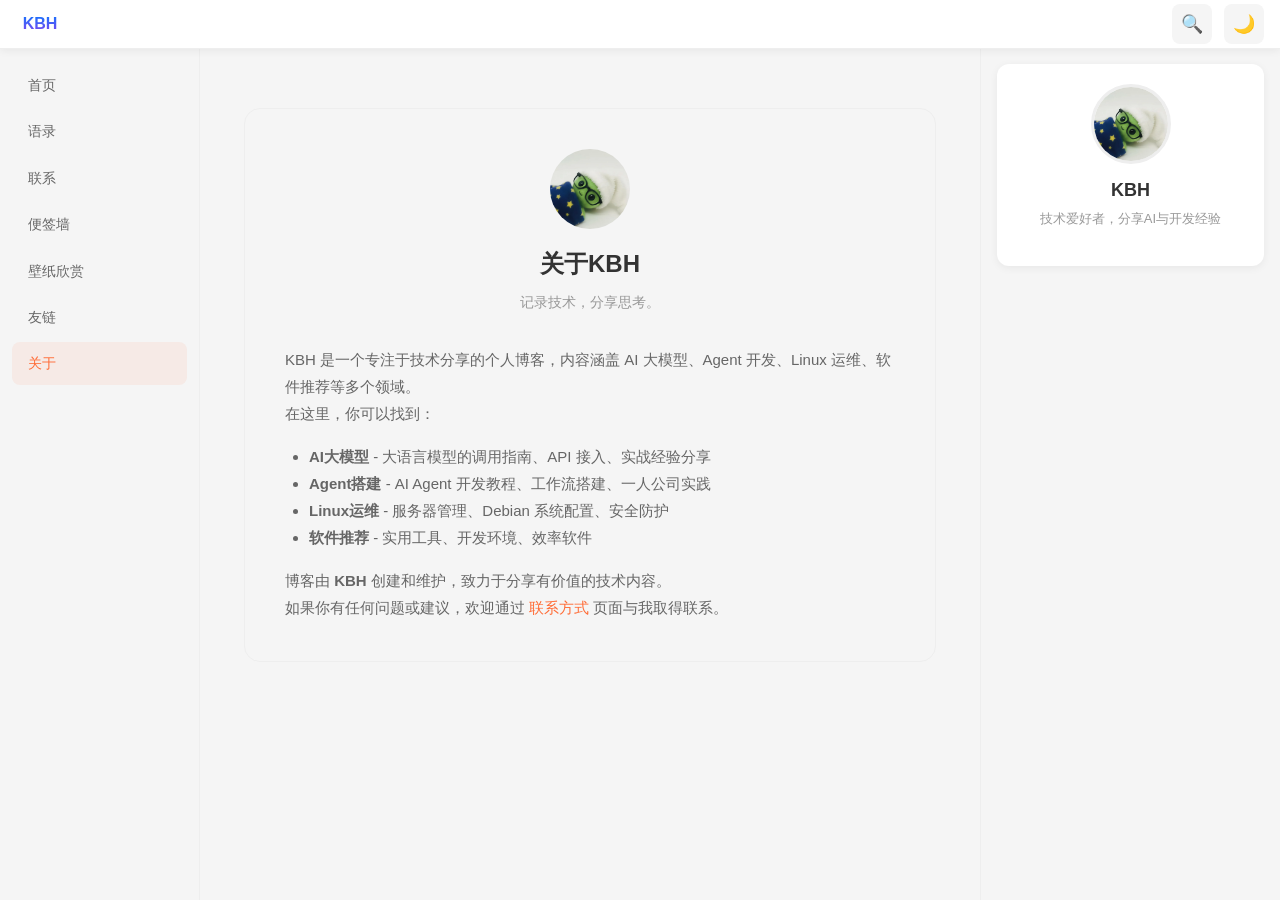
<file: about.html>
<!DOCTYPE html>
<html lang="zh-CN">
<head>
    <meta charset="UTF-8" />
    <meta name="viewport" content="width=device-width, initial-scale=1.0" />
    <title>关于 - KBH-千载楠逢</title>
    <link rel="stylesheet" href="css/blog.css" />
    <link rel="icon" href="img/kbh.svg" type="image/svg+xml" />
    <style>
        .about-page { padding: 40px 20px; }
        .about-content-box {
            background: var(--bg-secondary);
            border: 1px solid var(--border-color);
            border-radius: 16px;
            padding: 40px;
        }
        .about-header {
            text-align: center;
            margin-bottom: 32px;
        }
        .about-header .avatar {
            width: 80px;
            height: 80px;
            border-radius: 50%;
            overflow: hidden;
            margin: 0 auto 16px;
        }
        .about-header .avatar img {
            width: 100%;
            height: 100%;
            object-fit: cover;
        }
        .about-header h1 {
            font-size: 24px;
            color: var(--text-primary);
            margin-bottom: 8px;
        }
        .about-header .slogan {
            color: var(--text-muted);
            font-size: 14px;
        }
        .about-body {
            color: var(--text-secondary);
            line-height: 1.8;
            font-size: 15px;
        }
        .about-body ul {
            margin: 16px 0 16px 24px;
        }
        .about-body a {
            color: var(--primary-color);
        }
    </style>
</head>
<body>
    <!-- Header -->
    <header class="header">
        <div class="header-inner">
            <a href="index.html" class="logo">
                <svg xmlns="http://www.w3.org/2000/svg" viewBox="0 0 120 40" class="logo-svg">
                    <defs>
                        <linearGradient gradientUnits="userSpaceOnUse" y2="2" x2="0" y1="38" x1="0" id="kbh-gradient">
                            <stop stop-color="#973BED" />
                            <stop stop-color="#007CFF" offset="1" />
                        </linearGradient>
                    </defs>
                    <text x="10" y="28" font-family="-apple-system, BlinkMacSystemFont, 'Segoe UI', sans-serif" font-size="24" font-weight="700" fill="url(#kbh-gradient)" class="kbh-text">KBH</text>
                </svg>
            </a>
            <div class="header-actions">
                <button class="search-btn" id="searchBtn" title="搜索">🔍</button>
                <button class="theme-toggle" id="themeToggle" title="切换主题">🌙</button>
            </div>
        </div>
    </header>

    <!-- Layout -->
    <div class="layout">
        <!-- Left Sidebar: Navigation -->
        <nav class="side-nav" id="mainNav">
            <a href="index.html" class="side-nav-item">首页</a>
            <a href="quotes.html" class="side-nav-item">语录</a>
            <a href="contact.html" class="side-nav-item">联系</a>
            <a href="sticky-wall.html" class="side-nav-item">便签墙</a>
            <a href="wallpapers.html" class="side-nav-item">壁纸欣赏</a>
            <a href="links.html" class="side-nav-item">友链</a>
            <a href="about.html" class="side-nav-item active">关于</a>
        </nav>

        <!-- Main Content -->
        <div class="article-scroll">
            <div class="about-page">
                <div class="about-content-box">
                    <div class="about-header">
                        <div class="avatar">
                            <img src="img/tx1.png" alt="作者头像" />
                        </div>
                        <h1>关于KBH</h1>
                        <p class="slogan">记录技术，分享思考。</p>
                    </div>
                    <div class="about-body">
                        <p>KBH 是一个专注于技术分享的个人博客，内容涵盖 AI 大模型、Agent 开发、Linux 运维、软件推荐等多个领域。</p>
                        <p>在这里，你可以找到：</p>
                        <ul>
                            <li><strong>AI大模型</strong> - 大语言模型的调用指南、API 接入、实战经验分享</li>
                            <li><strong>Agent搭建</strong> - AI Agent 开发教程、工作流搭建、一人公司实践</li>
                            <li><strong>Linux运维</strong> - 服务器管理、Debian 系统配置、安全防护</li>
                            <li><strong>软件推荐</strong> - 实用工具、开发环境、效率软件</li>
                        </ul>
                        <p>博客由 <strong>KBH</strong> 创建和维护，致力于分享有价值的技术内容。</p>
                        <p>如果你有任何问题或建议，欢迎通过 <a href="contact.html">联系方式</a> 页面与我取得联系。</p>
                    </div>
                </div>
            </div>
        </div>

        <!-- Right Sidebar -->
        <aside class="sidebar">
            <div class="sidebar-widget profile-widget">
                <div class="avatar">
                    <img src="img/tx1.png" alt="作者头像" />
                </div>
                <div class="name">KBH</div>
                <div class="bio">技术爱好者，分享AI与开发经验</div>
            </div>
        </aside>
    </div>

    <script src="js/blog.js"></script>
</body>
</html>
</file>
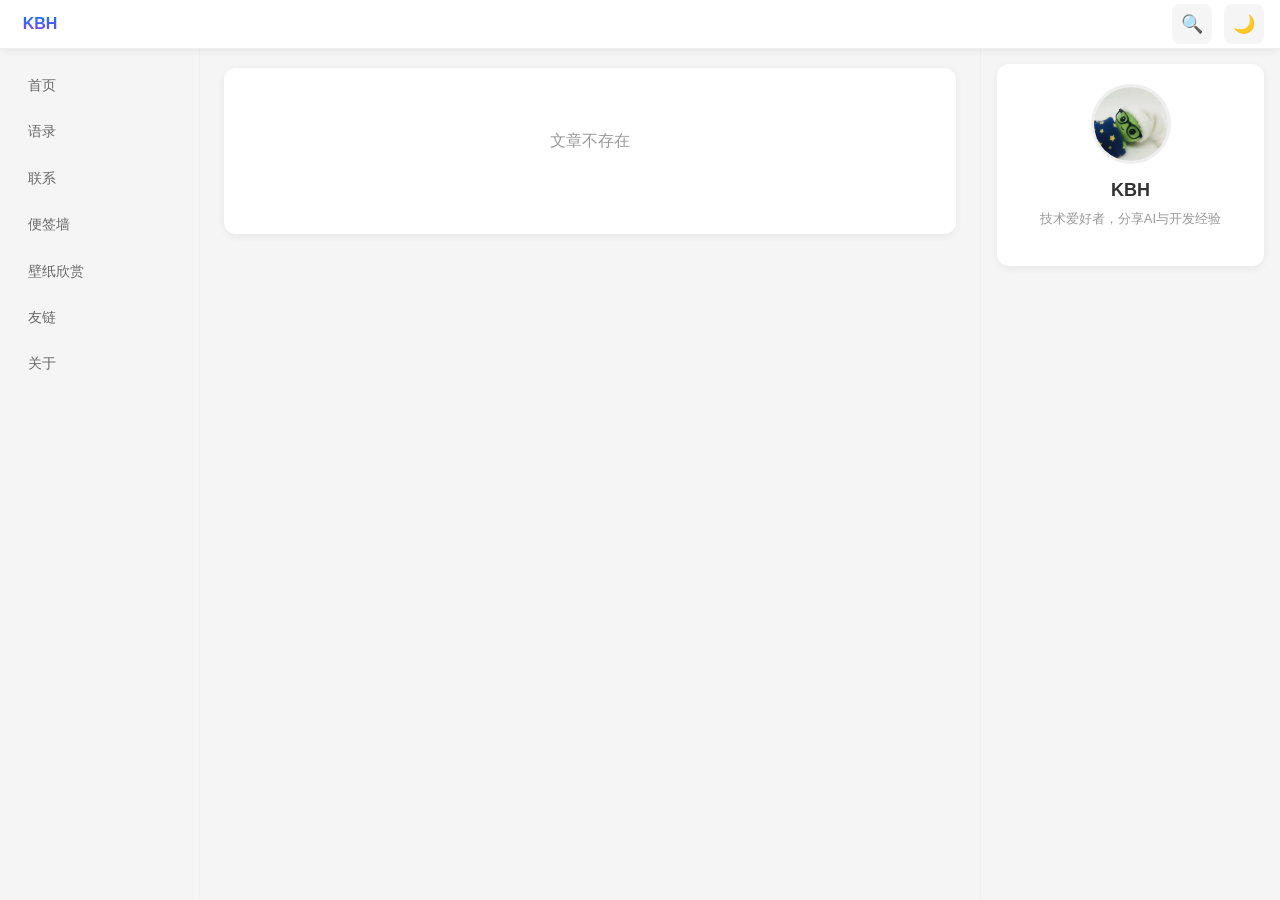
<file: article.html>
<!DOCTYPE html>
<html lang="zh-CN">
<head>
    <meta charset="UTF-8" />
    <meta name="viewport" content="width=device-width, initial-scale=1.0" />
    <title>文章详情 - KBH-千载楠逢</title>
    <link rel="stylesheet" href="css/blog.css" />
    <link rel="icon" href="img/kbh.svg" type="image/svg+xml" />
</head>
<body>
    <!-- Header -->
    <header class="header">
        <div class="header-inner">
            <a href="index.html" class="logo">
                <svg xmlns="http://www.w3.org/2000/svg" viewBox="0 0 120 40" class="logo-svg">
                    <defs>
                        <linearGradient gradientUnits="userSpaceOnUse" y2="2" x2="0" y1="38" x1="0" id="kbh-gradient">
                            <stop stop-color="#973BED" />
                            <stop stop-color="#007CFF" offset="1" />
                        </linearGradient>
                    </defs>
                    <text x="10" y="28" font-family="-apple-system, BlinkMacSystemFont, 'Segoe UI', sans-serif" font-size="24" font-weight="700" fill="url(#kbh-gradient)" class="kbh-text">KBH</text>
                </svg>
            </a>
            <div class="header-actions">
                <button class="search-btn" id="searchBtn" title="搜索">🔍</button>
                <button class="theme-toggle" id="themeToggle" title="切换主题">🌙</button>
            </div>
        </div>
    </header>

    <!-- Layout -->
    <div class="layout">
        <!-- Left Sidebar: Navigation -->
        <nav class="side-nav" id="mainNav">
            <a href="index.html" class="side-nav-item">首页</a>
            <a href="quotes.html" class="side-nav-item">语录</a>
            <a href="contact.html" class="side-nav-item">联系</a>
            <a href="sticky-wall.html" class="side-nav-item">便签墙</a>
            <a href="wallpapers.html" class="side-nav-item">壁纸欣赏</a>
            <a href="links.html" class="side-nav-item">友链</a>
            <a href="about.html" class="side-nav-item">关于</a>
        </nav>

        <!-- Main Content -->
        <div class="article-scroll">
            <article class="article-detail" id="articleDetail" style="padding: 0 20px 20px;">
                <!-- Content will be rendered by JavaScript -->
            </article>
        </div>

        <!-- Right Sidebar -->
        <aside class="sidebar">
            <div class="sidebar-widget profile-widget">
                <div class="avatar">
                    <img src="img/tx1.png" alt="作者头像" />
                </div>
                <div class="name">KBH</div>
                <div class="bio">技术爱好者，分享AI与开发经验</div>
            </div>
        </aside>
    </div>

    <script src="js/blog.js"></script>
    <script src="js/article.js"></script>
</body>
</html>
</file>
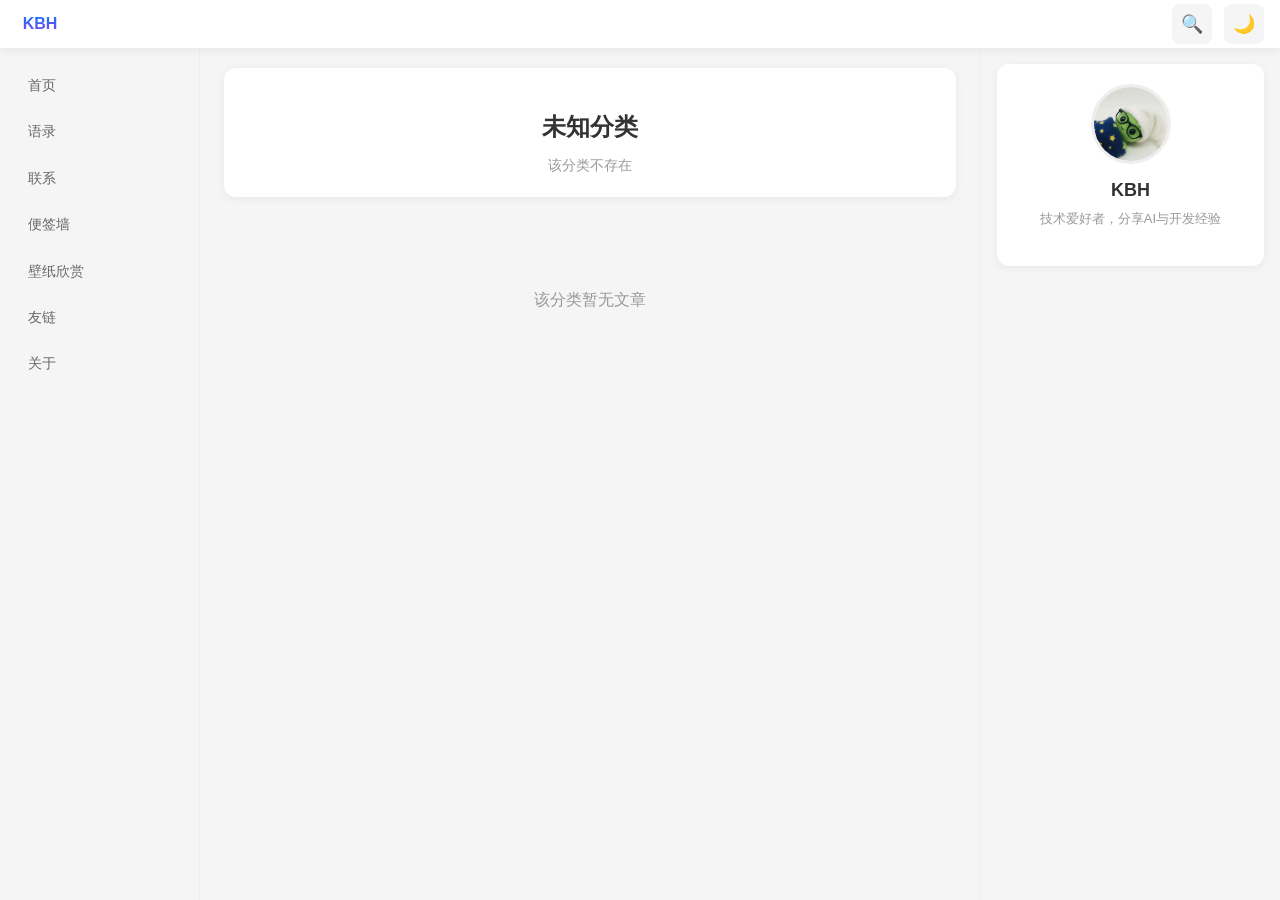
<file: category.html>
<!DOCTYPE html>
<html lang="zh-CN">
<head>
    <meta charset="UTF-8" />
    <meta name="viewport" content="width=device-width, initial-scale=1.0" />
    <title>分类 - KBH-千载楠逢</title>
    <link rel="stylesheet" href="css/blog.css" />
    <link rel="icon" href="img/kbh.svg" type="image/svg+xml" />
</head>
<body>
    <!-- Header -->
    <header class="header">
        <div class="header-inner">
            <a href="index.html" class="logo">
                <svg xmlns="http://www.w3.org/2000/svg" viewBox="0 0 120 40" class="logo-svg">
                    <defs>
                        <linearGradient gradientUnits="userSpaceOnUse" y2="2" x2="0" y1="38" x1="0" id="kbh-gradient">
                            <stop stop-color="#973BED" />
                            <stop stop-color="#007CFF" offset="1" />
                        </linearGradient>
                    </defs>
                    <text x="10" y="28" font-family="-apple-system, BlinkMacSystemFont, 'Segoe UI', sans-serif" font-size="24" font-weight="700" fill="url(#kbh-gradient)" class="kbh-text">KBH</text>
                </svg>
            </a>
            <div class="header-actions">
                <button class="search-btn" id="searchBtn" title="搜索">🔍</button>
                <button class="theme-toggle" id="themeToggle" title="切换主题">🌙</button>
            </div>
        </div>
    </header>

    <!-- Layout -->
    <div class="layout">
        <!-- Left Sidebar: Navigation -->
        <nav class="side-nav" id="mainNav">
            <a href="index.html" class="side-nav-item">首页</a>
            <a href="quotes.html" class="side-nav-item">语录</a>
            <a href="contact.html" class="side-nav-item">联系</a>
            <a href="sticky-wall.html" class="side-nav-item">便签墙</a>
            <a href="wallpapers.html" class="side-nav-item">壁纸欣赏</a>
            <a href="links.html" class="side-nav-item">友链</a>
            <a href="about.html" class="side-nav-item">关于</a>
        </nav>

        <!-- Main Content -->
        <div class="article-scroll">
            <div class="page-header" id="pageHeader" style="padding: 40px 20px 20px;">
                <h1 id="categoryTitle" style="font-size: 24px; color: var(--text-primary); margin-bottom: 8px;">分类</h1>
                <p id="categoryDesc" style="color: var(--text-muted);">加载中...</p>
            </div>
            <div class="article-list" id="categoryArticles" style="padding: 0 20px 20px;">
                <!-- Articles will be rendered here -->
            </div>
        </div>

        <!-- Right Sidebar -->
        <aside class="sidebar">
            <div class="sidebar-widget profile-widget">
                <div class="avatar">
                    <img src="img/tx1.png" alt="作者头像" />
                </div>
                <div class="name">KBH</div>
                <div class="bio">技术爱好者，分享AI与开发经验</div>
            </div>
        </aside>
    </div>

    <script src="js/blog.js"></script>
    <script src="js/category.js"></script>
</body>
</html>
</file>
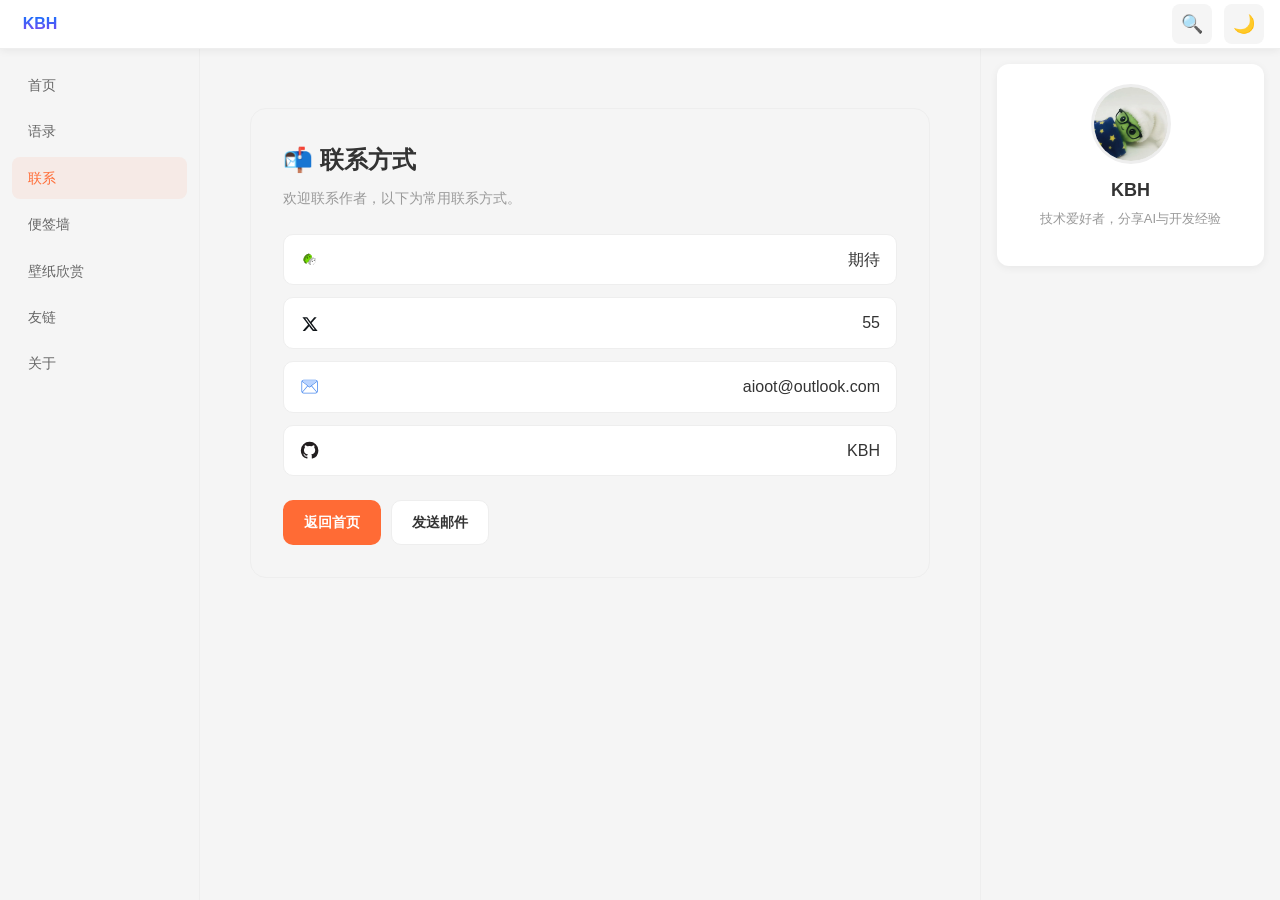
<file: contact.html>
<!DOCTYPE html>
<html lang="zh-CN">
<head>
    <meta charset="UTF-8" />
    <meta name="viewport" content="width=device-width, initial-scale=1.0" />
    <title>联系 - KBH-千载楠逢</title>
    <link rel="stylesheet" href="css/blog.css" />
    <link rel="stylesheet" href="css/iconfont.css" />
    <link rel="icon" href="img/kbh.svg" type="image/svg+xml" />
    <script src="js/iconfont.js"></script>
    <style>
        .icon {
            width: 1.2em;
            height: 1.2em;
            vertical-align: -0.15em;
            fill: currentColor;
            overflow: hidden;
        }
        .contact-page {
            padding: 40px 20px;
            display: flex;
            align-items: center;
            justify-content: center;
        }

        .contact-card {
            width: min(680px, 100%);
            background: var(--bg-secondary);
            border: 1px solid var(--border-color);
            border-radius: 16px;
            padding: 32px;
        }

        .contact-card h1 {
            font-size: 24px;
            color: var(--text-primary);
            margin-bottom: 8px;
        }

        .contact-card .desc {
            color: var(--text-muted);
            font-size: 14px;
            margin-bottom: 24px;
        }

        .contact-list {
            list-style: none;
            display: grid;
            gap: 12px;
            margin-bottom: 24px;
        }

        .contact-item {
            display: flex;
            align-items: center;
            justify-content: space-between;
            gap: 12px;
            padding: 12px 16px;
            border-radius: 10px;
            background: var(--bg-primary);
            border: 1px solid var(--border-color);
        }

        .contact-label {
            font-weight: 600;
            color: var(--text-secondary);
            min-width: 88px;
        }

        .contact-value {
            flex: 1;
            text-align: right;
            color: var(--text-primary);
            word-break: break-all;
        }

        .contact-value a {
            color: var(--primary-color);
            text-decoration: none;
        }

        .contact-actions {
            display: flex;
            gap: 10px;
            flex-wrap: wrap;
        }

        .contact-btn {
            display: inline-flex;
            align-items: center;
            justify-content: center;
            padding: 10px 20px;
            border-radius: 10px;
            text-decoration: none;
            font-size: 14px;
            font-weight: 600;
            border: 1px solid transparent;
            cursor: pointer;
        }

        .contact-btn-primary {
            background: var(--primary-color);
            color: #fff;
        }

        .contact-btn-secondary {
            background: var(--bg-primary);
            color: var(--text-primary);
            border-color: var(--border-color);
        }

        @media (max-width: 640px) {
            .contact-card {
                padding: 24px;
            }

            .contact-item {
                flex-direction: column;
                align-items: flex-start;
            }

            .contact-value {
                text-align: left;
            }
        }
    </style>
</head>
<body>
    <!-- Header -->
    <header class="header">
        <div class="header-inner">
            <a href="index.html" class="logo">
                <svg xmlns="http://www.w3.org/2000/svg" viewBox="0 0 120 40" class="logo-svg">
                    <defs>
                        <linearGradient gradientUnits="userSpaceOnUse" y2="2" x2="0" y1="38" x1="0" id="kbh-gradient">
                            <stop stop-color="#973BED" />
                            <stop stop-color="#007CFF" offset="1" />
                        </linearGradient>
                    </defs>
                    <text x="10" y="28" font-family="-apple-system, BlinkMacSystemFont, 'Segoe UI', sans-serif" font-size="24" font-weight="700" fill="url(#kbh-gradient)" class="kbh-text">KBH</text>
                </svg>
            </a>
            <div class="header-actions">
                <button class="search-btn" id="searchBtn" title="搜索">🔍</button>
                <button class="theme-toggle" id="themeToggle" title="切换主题">🌙</button>
            </div>
        </div>
    </header>

    <!-- Layout -->
    <div class="layout">
        <!-- Left Sidebar: Navigation -->
        <nav class="side-nav" id="mainNav">
            <a href="index.html" class="side-nav-item">首页</a>
            <a href="quotes.html" class="side-nav-item">语录</a>
            <a href="contact.html" class="side-nav-item active">联系</a>
            <a href="sticky-wall.html" class="side-nav-item">便签墙</a>
            <a href="wallpapers.html" class="side-nav-item">壁纸欣赏</a>
            <a href="links.html" class="side-nav-item">友链</a>
            <a href="about.html" class="side-nav-item">关于</a>
        </nav>

        <!-- Main Content -->
        <div class="article-scroll">
            <div class="contact-page">
                <div class="contact-card">
                    <h1>📬 联系方式</h1>
                    <p class="desc">欢迎联系作者，以下为常用联系方式。</p>

                    <ul class="contact-list">
                        <li class="contact-item">
                            <svg class="icon" aria-hidden="true">
                                <use xlink:href="#icon-weixin"></use>
                            </svg>
                            <span class="contact-value">期待</span>
                        </li>
                        <li class="contact-item">
                            <svg class="icon" aria-hidden="true">
                                <use xlink:href="#icon-tuite"></use>
                            </svg>
                            <span class="contact-value">55</span>
                        </li>
                        <li class="contact-item">
                            <svg class="icon" aria-hidden="true">
                                <use xlink:href="#icon-youxiang"></use>
                            </svg>
                            <a class="contact-value" href="mailto:aioot@outlook.com">aioot@outlook.com</a>
                        </li>
                        <li class="contact-item">
                            <svg class="icon" aria-hidden="true">
                                <use xlink:href="#icon-github"></use>
                            </svg>
                            <a class="contact-value" href="https://github.com/KBHKNKC" target="_blank" rel="noopener noreferrer">KBH</a>
                        </li>
                    </ul>

                    <div class="contact-actions">
                        <a class="contact-btn contact-btn-primary" href="index.html">返回首页</a>
                        <a class="contact-btn contact-btn-secondary" href="mailto:ait@outlook.com">发送邮件</a>
                    </div>
                </div>
            </div>
        </div>

        <!-- Right Sidebar -->
        <aside class="sidebar">
            <div class="sidebar-widget profile-widget">
                <div class="avatar">
                    <img src="img/tx1.png" alt="作者头像" />
                </div>
                <div class="name">KBH</div>
                <div class="bio">技术爱好者，分享AI与开发经验</div>
            </div>
        </aside>
    </div>

    <script src="js/blog.js"></script>
</body>
</html>
</file>
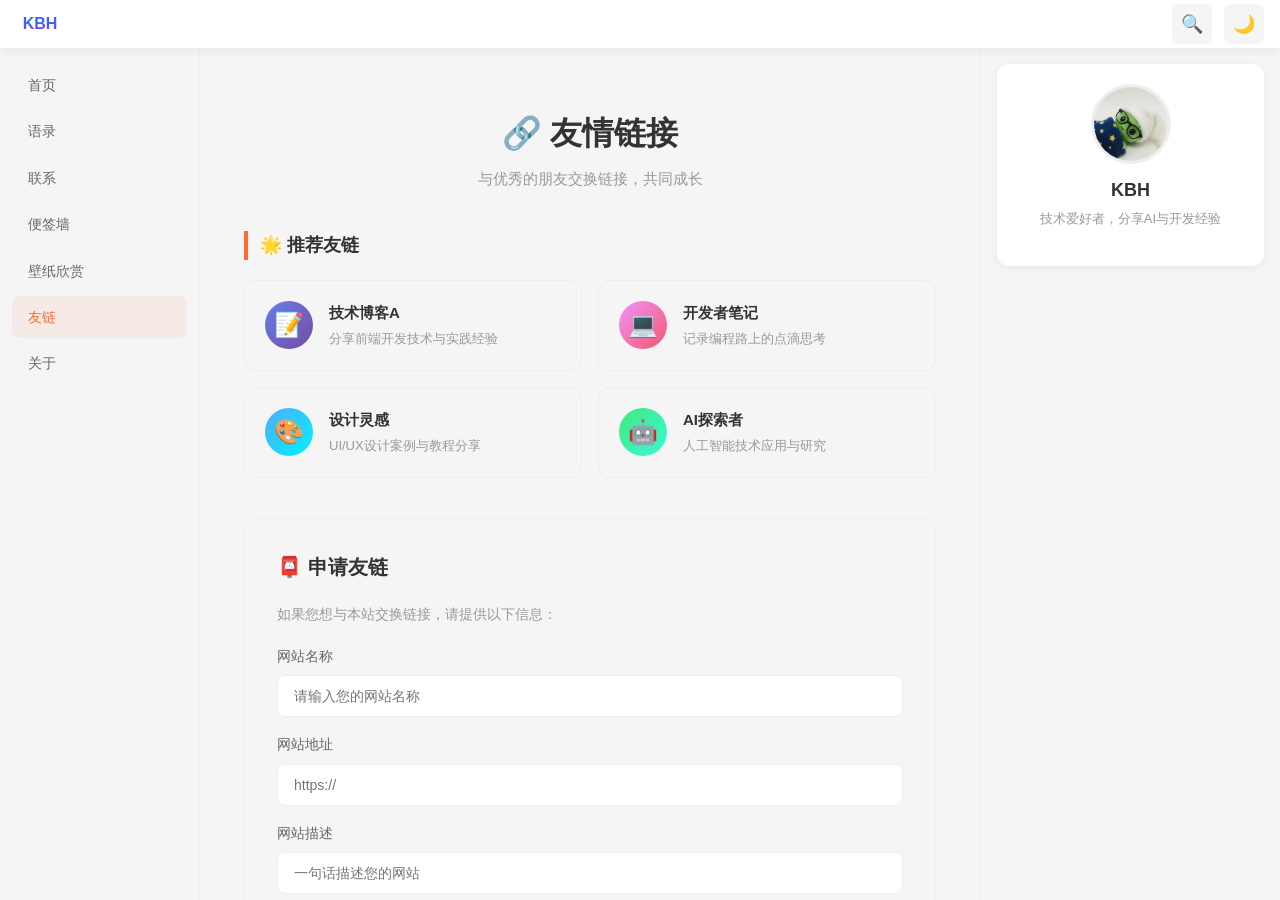
<file: links.html>
<!DOCTYPE html>
<html lang="zh-CN">
<head>
    <meta charset="UTF-8" />
    <meta name="viewport" content="width=device-width, initial-scale=1.0" />
    <title>友链 - KBH-千载楠逢</title>
    <link rel="stylesheet" href="css/blog.css" />
    <link rel="icon" href="img/kbh.svg" type="image/svg+xml" />
    <style>
        .links-page {
            padding: 40px 20px;
        }

        .links-header {
            text-align: center;
            margin-bottom: 40px;
        }

        .links-header h1 {
            font-size: 32px;
            font-weight: 700;
            color: var(--text-primary);
            margin-bottom: 8px;
        }

        .links-header p {
            color: var(--text-muted);
            font-size: 15px;
        }

        .links-section {
            margin-bottom: 40px;
        }

        .links-section-title {
            font-size: 18px;
            font-weight: 600;
            color: var(--text-primary);
            margin-bottom: 20px;
            padding-left: 12px;
            border-left: 4px solid var(--primary-color);
        }

        .links-grid {
            display: grid;
            grid-template-columns: repeat(auto-fill, minmax(280px, 1fr));
            gap: 16px;
        }

        .link-card {
            display: flex;
            align-items: center;
            gap: 16px;
            padding: 20px;
            background: var(--bg-secondary);
            border: 1px solid var(--border-color);
            border-radius: 12px;
            text-decoration: none;
            transition: transform 0.3s ease, box-shadow 0.3s ease;
        }

        .link-card:hover {
            transform: translateY(-2px);
            box-shadow: 0 4px 15px rgba(0, 0, 0, 0.1);
        }

        .link-avatar {
            width: 48px;
            height: 48px;
            border-radius: 50%;
            display: flex;
            align-items: center;
            justify-content: center;
            font-size: 24px;
            flex-shrink: 0;
        }

        .link-info {
            flex: 1;
            min-width: 0;
        }

        .link-name {
            font-size: 15px;
            font-weight: 600;
            color: var(--text-primary);
            margin-bottom: 4px;
        }

        .link-desc {
            font-size: 13px;
            color: var(--text-muted);
            white-space: nowrap;
            overflow: hidden;
            text-overflow: ellipsis;
        }

        .link-form {
            background: var(--bg-secondary);
            border: 1px solid var(--border-color);
            border-radius: 16px;
            padding: 32px;
        }

        .link-form h3 {
            font-size: 20px;
            margin-bottom: 20px;
            color: var(--text-primary);
        }

        .form-group {
            margin-bottom: 16px;
        }

        .form-group label {
            display: block;
            font-size: 14px;
            color: var(--text-secondary);
            margin-bottom: 8px;
        }

        .form-group input,
        .form-group textarea {
            width: 100%;
            padding: 12px 16px;
            border: 1px solid var(--border-color);
            border-radius: 8px;
            background: var(--bg-primary);
            color: var(--text-primary);
            font-size: 14px;
            outline: none;
            transition: border-color 0.3s;
        }

        .form-group input:focus,
        .form-group textarea:focus {
            border-color: var(--primary-color);
        }

        .form-submit {
            background: var(--primary-color);
            color: #fff;
            border: none;
            padding: 12px 32px;
            border-radius: 8px;
            font-size: 14px;
            font-weight: 600;
            cursor: pointer;
            transition: opacity 0.3s;
        }

        .form-submit:hover {
            opacity: 0.9;
        }

        .avatar-gradient-1 { background: linear-gradient(135deg, #667eea, #764ba2); }
        .avatar-gradient-2 { background: linear-gradient(135deg, #f093fb, #f5576c); }
        .avatar-gradient-3 { background: linear-gradient(135deg, #4facfe, #00f2fe); }
        .avatar-gradient-4 { background: linear-gradient(135deg, #43e97b, #38f9d7); }
        .avatar-gradient-5 { background: linear-gradient(135deg, #fa709a, #fee140); }
        .avatar-gradient-6 { background: linear-gradient(135deg, #a18cd1, #fbc2eb); }

        @media (max-width: 768px) {
            .links-grid {
                grid-template-columns: 1fr;
            }
        }
    </style>
</head>
<body>
    <!-- Header -->
    <header class="header">
        <div class="header-inner">
            <a href="index.html" class="logo">
                <svg xmlns="http://www.w3.org/2000/svg" viewBox="0 0 120 40" class="logo-svg">
                    <defs>
                        <linearGradient gradientUnits="userSpaceOnUse" y2="2" x2="0" y1="38" x1="0" id="kbh-gradient">
                            <stop stop-color="#973BED" />
                            <stop stop-color="#007CFF" offset="1" />
                        </linearGradient>
                    </defs>
                    <text x="10" y="28" font-family="-apple-system, BlinkMacSystemFont, 'Segoe UI', sans-serif" font-size="24" font-weight="700" fill="url(#kbh-gradient)" class="kbh-text">KBH</text>
                </svg>
            </a>
            <div class="header-actions">
                <button class="search-btn" id="searchBtn" title="搜索">🔍</button>
                <button class="theme-toggle" id="themeToggle" title="切换主题">🌙</button>
            </div>
        </div>
    </header>

    <!-- Layout -->
    <div class="layout">
        <!-- Left Sidebar: Navigation -->
        <nav class="side-nav" id="mainNav">
            <a href="index.html" class="side-nav-item">首页</a>
            <a href="quotes.html" class="side-nav-item">语录</a>
            <a href="contact.html" class="side-nav-item">联系</a>
            <a href="sticky-wall.html" class="side-nav-item">便签墙</a>
            <a href="wallpapers.html" class="side-nav-item">壁纸欣赏</a>
            <a href="links.html" class="side-nav-item active">友链</a>
            <a href="about.html" class="side-nav-item">关于</a>
        </nav>

        <!-- Main Content -->
        <div class="article-scroll">
            <div class="links-page">
                <div class="links-header">
                    <h1>🔗 友情链接</h1>
                    <p>与优秀的朋友交换链接，共同成长</p>
                </div>

                <div class="links-section">
                    <h2 class="links-section-title">🌟 推荐友链</h2>
                    <div class="links-grid">
                        <a href="https://example1.com" target="_blank" class="link-card">
                            <div class="link-avatar avatar-gradient-1">📝</div>
                            <div class="link-info">
                                <div class="link-name">技术博客A</div>
                                <div class="link-desc">分享前端开发技术与实践经验</div>
                            </div>
                        </a>
                        <a href="https://example2.com" target="_blank" class="link-card">
                            <div class="link-avatar avatar-gradient-2">💻</div>
                            <div class="link-info">
                                <div class="link-name">开发者笔记</div>
                                <div class="link-desc">记录编程路上的点滴思考</div>
                            </div>
                        </a>
                        <a href="https://example3.com" target="_blank" class="link-card">
                            <div class="link-avatar avatar-gradient-3">🎨</div>
                            <div class="link-info">
                                <div class="link-name">设计灵感</div>
                                <div class="link-desc">UI/UX设计案例与教程分享</div>
                            </div>
                        </a>
                        <a href="https://example4.com" target="_blank" class="link-card">
                            <div class="link-avatar avatar-gradient-4">🤖</div>
                            <div class="link-info">
                                <div class="link-name">AI探索者</div>
                                <div class="link-desc">人工智能技术应用与研究</div>
                            </div>
                        </a>
                    </div>
                </div>

                <div class="links-section">
                    <div class="link-form">
                        <h3>📮 申请友链</h3>
                        <p style="color: var(--text-muted); font-size: 14px; margin-bottom: 20px;">
                            如果您想与本站交换链接，请提供以下信息：
                        </p>
                        <div class="form-group">
                            <label>网站名称</label>
                            <input type="text" placeholder="请输入您的网站名称" />
                        </div>
                        <div class="form-group">
                            <label>网站地址</label>
                            <input type="text" placeholder="https://" />
                        </div>
                        <div class="form-group">
                            <label>网站描述</label>
                            <input type="text" placeholder="一句话描述您的网站" />
                        </div>
                        <div class="form-group">
                            <label>头像/Logo URL</label>
                            <input type="text" placeholder="https://" />
                        </div>
                        <button class="form-submit" onclick="alert('申请已提交，审核通过后将显示！')">提交申请</button>
                    </div>
                </div>
            </div>
        </div>

        <!-- Right Sidebar -->
        <aside class="sidebar">
            <div class="sidebar-widget profile-widget">
                <div class="avatar">
                    <img src="img/tx1.png" alt="作者头像" />
                </div>
                <div class="name">KBH</div>
                <div class="bio">技术爱好者，分享AI与开发经验</div>
            </div>
        </aside>
    </div>

    <script src="js/blog.js"></script>
</body>
</html>
</file>
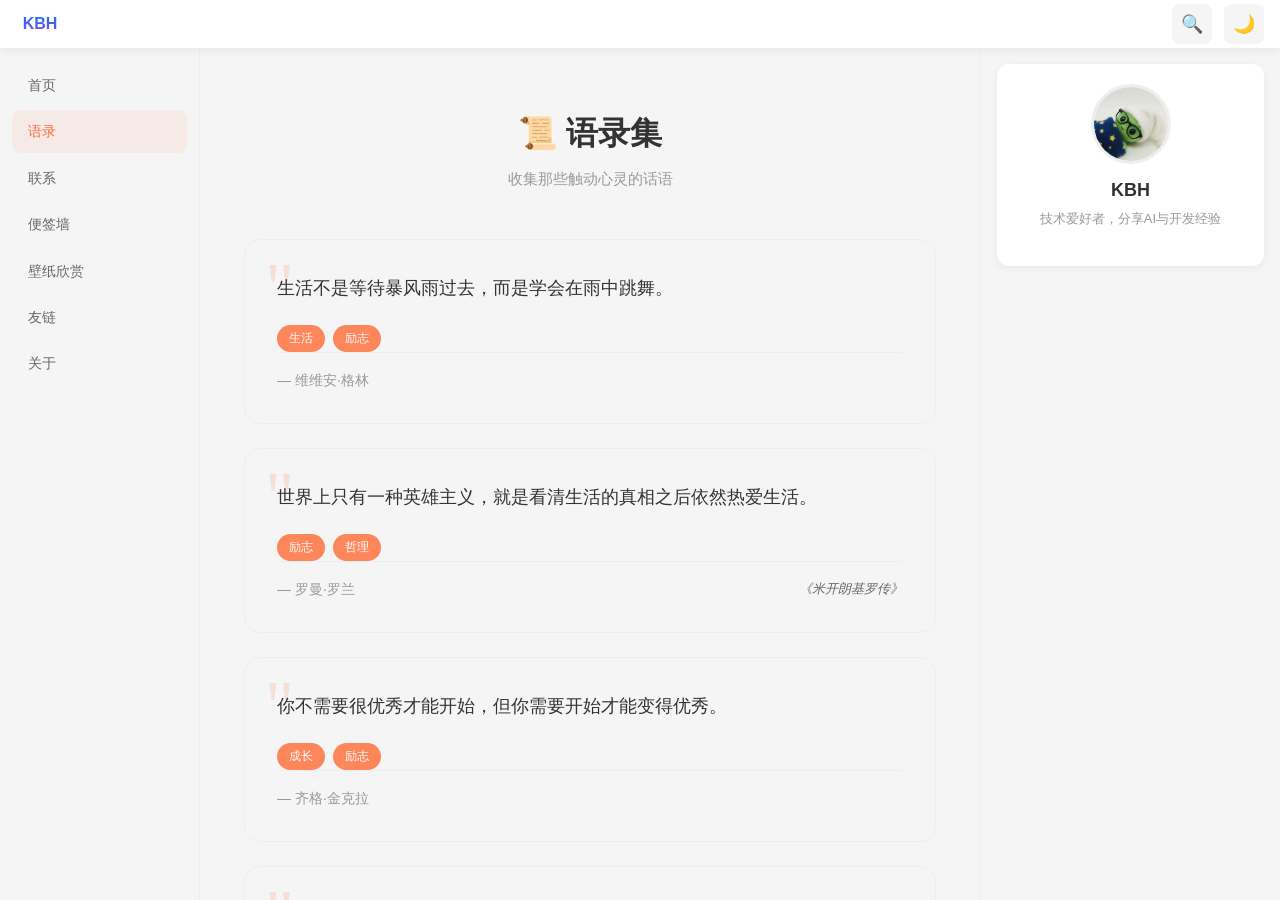
<file: quotes.html>
<!DOCTYPE html>
<html lang="zh-CN">
<head>
    <meta charset="UTF-8" />
    <meta name="viewport" content="width=device-width, initial-scale=1.0" />
    <title>语录 - KBH-千载楠逢</title>
    <link rel="stylesheet" href="css/blog.css" />
    <link rel="icon" href="img/kbh.svg" type="image/svg+xml" />
    <style>
        .quotes-page {
            max-width: 800px;
            margin: 0 auto;
            padding: 40px 20px;
        }

        .quotes-header {
            text-align: center;
            margin-bottom: 48px;
        }

        .quotes-header h1 {
            font-size: 32px;
            font-weight: 700;
            color: var(--text-primary);
            margin-bottom: 8px;
        }

        .quotes-header p {
            color: var(--text-muted);
            font-size: 15px;
        }

        .quotes-list {
            display: flex;
            flex-direction: column;
            gap: 24px;
        }

        .quote-card {
            background: var(--bg-secondary);
            border: 1px solid var(--border-color);
            border-radius: 16px;
            padding: 32px;
            position: relative;
            transition: transform 0.3s ease, box-shadow 0.3s ease;
        }

        .quote-card:hover {
            transform: translateY(-2px);
            box-shadow: 0 8px 25px rgba(0, 0, 0, 0.08);
        }

        .quote-card::before {
            content: '"';
            position: absolute;
            top: 12px;
            left: 20px;
            font-size: 72px;
            color: var(--primary-color);
            opacity: 0.15;
            font-family: Georgia, serif;
            line-height: 1;
        }

        .quote-content {
            font-size: 18px;
            line-height: 1.8;
            color: var(--text-primary);
            margin-bottom: 20px;
            position: relative;
            z-index: 1;
        }

        .quote-meta {
            display: flex;
            justify-content: space-between;
            align-items: center;
            padding-top: 16px;
            border-top: 1px solid var(--border-color);
        }

        .quote-author {
            font-size: 14px;
            color: var(--text-muted);
        }

        .quote-source {
            font-size: 13px;
            color: var(--text-secondary);
            font-style: italic;
        }

        .quote-tags {
            display: flex;
            gap: 8px;
            flex-wrap: wrap;
            margin-top: 12px;
        }

        .quote-tag {
            background: var(--primary-color);
            color: #fff;
            padding: 4px 12px;
            border-radius: 20px;
            font-size: 12px;
            opacity: 0.8;
        }

        @media (max-width: 768px) {
            .quotes-page {
                padding: 24px 16px;
            }

            .quote-card {
                padding: 24px;
            }

            .quote-content {
                font-size: 16px;
            }
        }
    </style>
</head>
<body>
    <!-- Header -->
    <header class="header">
        <div class="header-inner">
            <a href="index.html" class="logo">
                <svg xmlns="http://www.w3.org/2000/svg" viewBox="0 0 120 40" class="logo-svg">
                    <defs>
                        <linearGradient gradientUnits="userSpaceOnUse" y2="2" x2="0" y1="38" x1="0" id="kbh-gradient">
                            <stop stop-color="#973BED" />
                            <stop stop-color="#007CFF" offset="1" />
                        </linearGradient>
                    </defs>
                    <text x="10" y="28" font-family="-apple-system, BlinkMacSystemFont, 'Segoe UI', sans-serif" font-size="24" font-weight="700" fill="url(#kbh-gradient)" class="kbh-text">KBH</text>
                </svg>
            </a>
            <div class="header-actions">
                <button class="search-btn" id="searchBtn" title="搜索">🔍</button>
                <button class="theme-toggle" id="themeToggle" title="切换主题">🌙</button>
            </div>
        </div>
    </header>

    <!-- Layout -->
    <div class="layout">
        <!-- Left Sidebar: Navigation -->
        <nav class="side-nav" id="mainNav">
            <a href="index.html" class="side-nav-item">首页</a>
            <a href="quotes.html" class="side-nav-item active">语录</a>
            <a href="contact.html" class="side-nav-item">联系</a>
            <a href="sticky-wall.html" class="side-nav-item">便签墙</a>
            <a href="wallpapers.html" class="side-nav-item">壁纸欣赏</a>
            <a href="links.html" class="side-nav-item">友链</a>
            <a href="about.html" class="side-nav-item">关于</a>
        </nav>

        <!-- Main Content -->
        <div class="article-scroll">
            <div class="quotes-page">
                <div class="quotes-header">
                    <h1>📜 语录集</h1>
                    <p>收集那些触动心灵的话语</p>
                </div>
                <div class="quotes-list" id="quotesList">
                    <!-- Quotes will be rendered here -->
                </div>
            </div>
        </div>

        <!-- Right Sidebar -->
        <aside class="sidebar">
            <!-- Profile Widget -->
            <div class="sidebar-widget profile-widget">
                <div class="avatar">
                    <img src="img/tx1.png" alt="作者头像" />
                </div>
                <div class="name">KBH</div>
                <div class="bio">技术爱好者，分享AI与开发经验</div>
            </div>
        </aside>
    </div>

    <script src="js/blog.js"></script>
    <script>
        // Quotes data
        const quotes = [
            {
                content: "生活不是等待暴风雨过去，而是学会在雨中跳舞。",
                author: "维维安·格林",
                source: "",
                tags: ["生活", "励志"]
            },
            {
                content: "世界上只有一种英雄主义，就是看清生活的真相之后依然热爱生活。",
                author: "罗曼·罗兰",
                source: "《米开朗基罗传》",
                tags: ["励志", "哲理"]
            },
            {
                content: "你不需要很优秀才能开始，但你需要开始才能变得优秀。",
                author: "齐格·金克拉",
                source: "",
                tags: ["成长", "励志"]
            },
            {
                content: "技术本身没有善恶，关键在于使用它的人。",
                author: "KBH",
                source: "原创",
                tags: ["技术", "思考"]
            },
            {
                content: "最好的投资就是投资自己。",
                author: "本杰明·富兰克林",
                source: "",
                tags: ["成长", "财富"]
            },
            {
                content: "代码是写给人看的，只是偶尔让机器执行一下。",
                author: "Harold Abelson",
                source: "《计算机程序的构造和解释》",
                tags: ["编程", "技术"]
            },
            {
                content: "简单是终极的复杂。",
                author: "达·芬奇",
                source: "",
                tags: ["哲理", "设计"]
            },
            {
                content: "不要温和地走进那个良夜。",
                author: "狄兰·托马斯",
                source: "诗歌",
                tags: ["文学", "励志"]
            }
        ];

        // Render quotes
        function renderQuotes() {
            const container = document.getElementById('quotesList');
            if (!container) return;

            container.innerHTML = quotes.map(function(quote) {
                const tagsHtml = quote.tags.map(function(tag) {
                    return '<span class="quote-tag">' + tag + '</span>';
                }).join('');

                return '<div class="quote-card">' +
                    '<div class="quote-content">' + quote.content + '</div>' +
                    '<div class="quote-tags">' + tagsHtml + '</div>' +
                    '<div class="quote-meta">' +
                        '<span class="quote-author">— ' + quote.author + '</span>' +
                        (quote.source ? '<span class="quote-source">' + quote.source + '</span>' : '') +
                    '</div>' +
                '</div>';
            }).join('');
        }

        document.addEventListener('DOMContentLoaded', renderQuotes);
    </script>
</body>
</html>
</file>
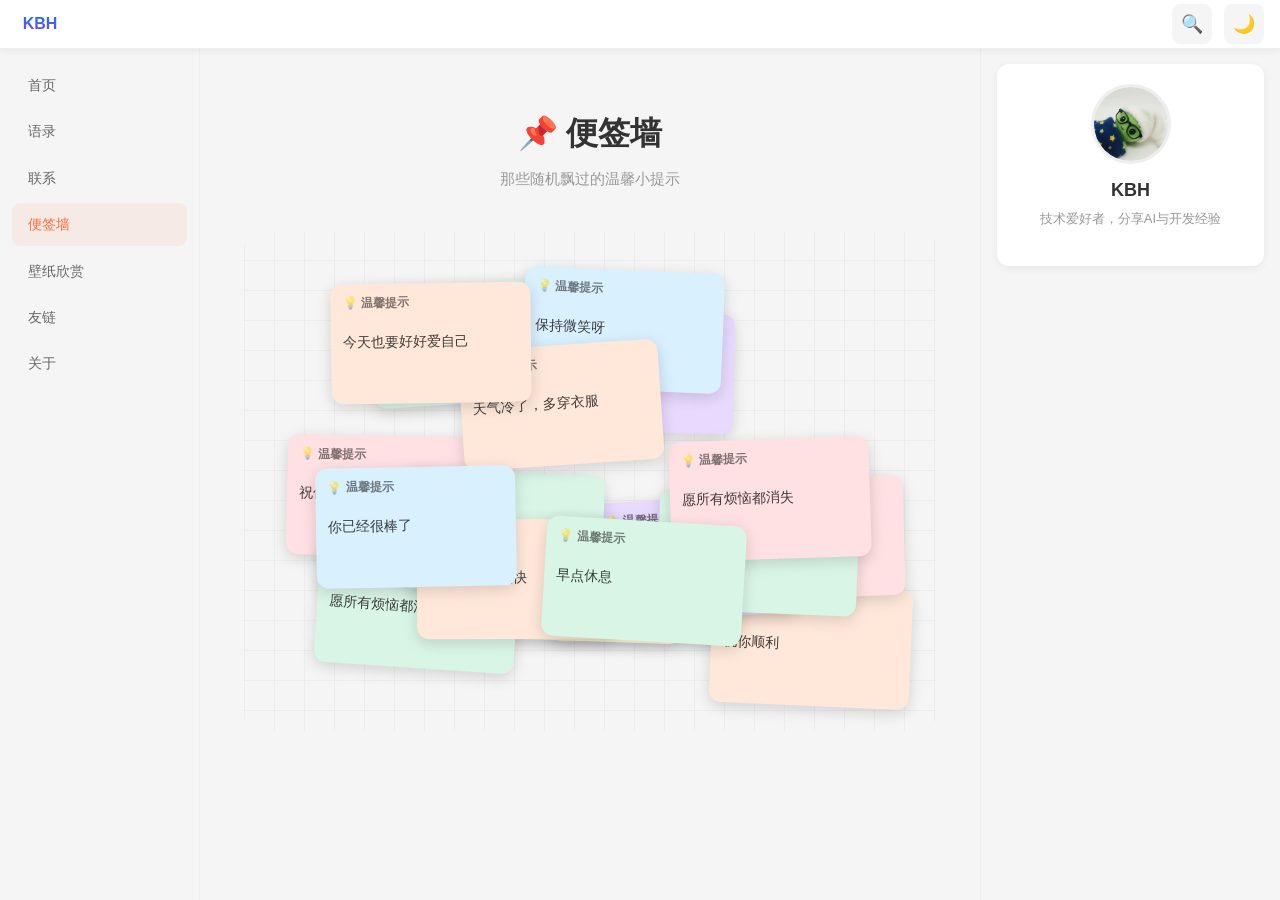
<file: sticky-wall.html>
<!DOCTYPE html>
<html lang="zh-CN">
<head>
    <meta charset="UTF-8" />
    <meta name="viewport" content="width=device-width, initial-scale=1.0" />
    <title>便签墙 - KBH-千载楠逢</title>
    <link rel="stylesheet" href="css/blog.css" />
    <link rel="icon" href="img/kbh.svg" type="image/svg+xml" />
    <style>
        .sticky-wall-page {
            padding: 40px 20px;
            min-height: calc(100vh - 60px);
        }

        .sticky-wall-header {
            text-align: center;
            margin-bottom: 40px;
        }

        .sticky-wall-header h1 {
            font-size: 32px;
            font-weight: 700;
            color: var(--text-primary);
            margin-bottom: 8px;
        }

        .sticky-wall-header p {
            color: var(--text-muted);
            font-size: 15px;
        }

        .board {
            position: relative;
            width: 100%;
            min-height: 500px;
            background-image: 
                linear-gradient(0deg, rgba(0,0,0,0.03) 1px, transparent 0),
                linear-gradient(90deg, rgba(0,0,0,0.03) 1px, transparent 0);
            background-size: 30px 30px;
            border-radius: 16px;
            overflow: hidden;
        }

        .note {
            position: absolute;
            width: 200px;
            min-height: 120px;
            border-radius: 12px;
            box-shadow: 0 4px 15px rgba(0, 0, 0, 0.15);
            overflow: hidden;
            transition: transform 0.3s ease, box-shadow 0.3s ease;
            cursor: pointer;
        }

        .note:hover {
            transform: scale(1.05) !important;
            box-shadow: 0 8px 25px rgba(0, 0, 0, 0.2);
            z-index: 100;
        }

        .note-header {
            padding: 10px 12px;
            font-size: 12px;
            font-weight: 600;
            color: rgba(0, 0, 0, 0.5);
            display: flex;
            align-items: center;
            gap: 6px;
        }

        .note-body {
            padding: 8px 12px 14px;
            font-size: 14px;
            line-height: 1.6;
            color: rgba(0, 0, 0, 0.75);
            word-break: break-word;
        }

        .color-yellow { background: #fff7d9; }
        .color-pink { background: #ffe0e3; }
        .color-blue { background: #d9f0ff; }
        .color-green { background: #d9f5e6; }
        .color-purple { background: #e8d9ff; }
        .color-orange { background: #ffe8d9; }

        @media (max-width: 768px) {
            .note {
                width: 160px;
                min-height: 100px;
            }
            .note-body {
                font-size: 12px;
            }
        }
    </style>
</head>
<body>
    <!-- Header -->
    <header class="header">
        <div class="header-inner">
            <a href="index.html" class="logo">
                <svg xmlns="http://www.w3.org/2000/svg" viewBox="0 0 120 40" class="logo-svg">
                    <defs>
                        <linearGradient gradientUnits="userSpaceOnUse" y2="2" x2="0" y1="38" x1="0" id="kbh-gradient">
                            <stop stop-color="#973BED" />
                            <stop stop-color="#007CFF" offset="1" />
                        </linearGradient>
                    </defs>
                    <text x="10" y="28" font-family="-apple-system, BlinkMacSystemFont, 'Segoe UI', sans-serif" font-size="24" font-weight="700" fill="url(#kbh-gradient)" class="kbh-text">KBH</text>
                </svg>
            </a>
            <div class="header-actions">
                <button class="search-btn" id="searchBtn" title="搜索">🔍</button>
                <button class="theme-toggle" id="themeToggle" title="切换主题">🌙</button>
            </div>
        </div>
    </header>

    <!-- Layout -->
    <div class="layout">
        <!-- Left Sidebar: Navigation -->
        <nav class="side-nav" id="mainNav">
            <a href="index.html" class="side-nav-item">首页</a>
            <a href="quotes.html" class="side-nav-item">语录</a>
            <a href="contact.html" class="side-nav-item">联系</a>
            <a href="sticky-wall.html" class="side-nav-item active">便签墙</a>
            <a href="wallpapers.html" class="side-nav-item">壁纸欣赏</a>
            <a href="links.html" class="side-nav-item">友链</a>
            <a href="about.html" class="side-nav-item">关于</a>
        </nav>

        <!-- Main Content -->
        <div class="article-scroll">
            <div class="sticky-wall-page">
                <div class="sticky-wall-header">
                    <h1>📌 便签墙</h1>
                    <p>那些随机飘过的温馨小提示</p>
                </div>
                <div class="board" id="board"></div>
            </div>
        </div>

        <!-- Right Sidebar -->
        <aside class="sidebar">
            <div class="sidebar-widget profile-widget">
                <div class="avatar">
                    <img src="img/tx1.png" alt="作者头像" />
                </div>
                <div class="name">KBH</div>
                <div class="bio">技术爱好者，分享AI与开发经验</div>
            </div>
        </aside>
    </div>

    <script src="js/blog.js"></script>
    <script>
        const board = document.getElementById('board');
        const messages = [
            '保持好心情', '多喝水哦', '今天辛苦啦', '早点休息',
            '记得吃水果', '加油，你可以的', '祝你顺利', '保持微笑呀',
            '愿所有烦恼都消失', '期待下一次见面', '梦想总会实现',
            '天气冷了，多穿衣服', '记得给自己放松', '每天都要元气满满',
            '今天也要好好爱自己', '适当休息一下', '相信自己的选择',
            '慢慢来，比较快', '你已经很棒了'
        ];

        const colors = ['color-yellow', 'color-pink', 'color-blue', 'color-green', 'color-purple', 'color-orange'];

        function randomFrom(arr) {
            return arr[Math.floor(Math.random() * arr.length)];
        }

        function createNote() {
            const note = document.createElement('div');
            note.className = 'note ' + randomFrom(colors);

            const maxX = Math.max(board.offsetWidth - 220, 20);
            const maxY = Math.max(500 - 140, 20);
            const left = 20 + Math.random() * maxX;
            const top = 20 + Math.random() * maxY;
            const angle = (Math.random() - 0.5) * 8;

            note.style.left = left + 'px';
            note.style.top = top + 'px';
            note.style.transform = 'rotate(' + angle + 'deg)';

            note.innerHTML = 
                '<div class="note-header">💡 温馨提示</div>' +
                '<div class="note-body">' + randomFrom(messages) + '</div>';

            board.appendChild(note);
        }

        // Create initial notes
        for (let i = 0; i < 20; i++) {
            setTimeout(createNote, i * 50);
        }
    </script>
</body>
</html>
</file>
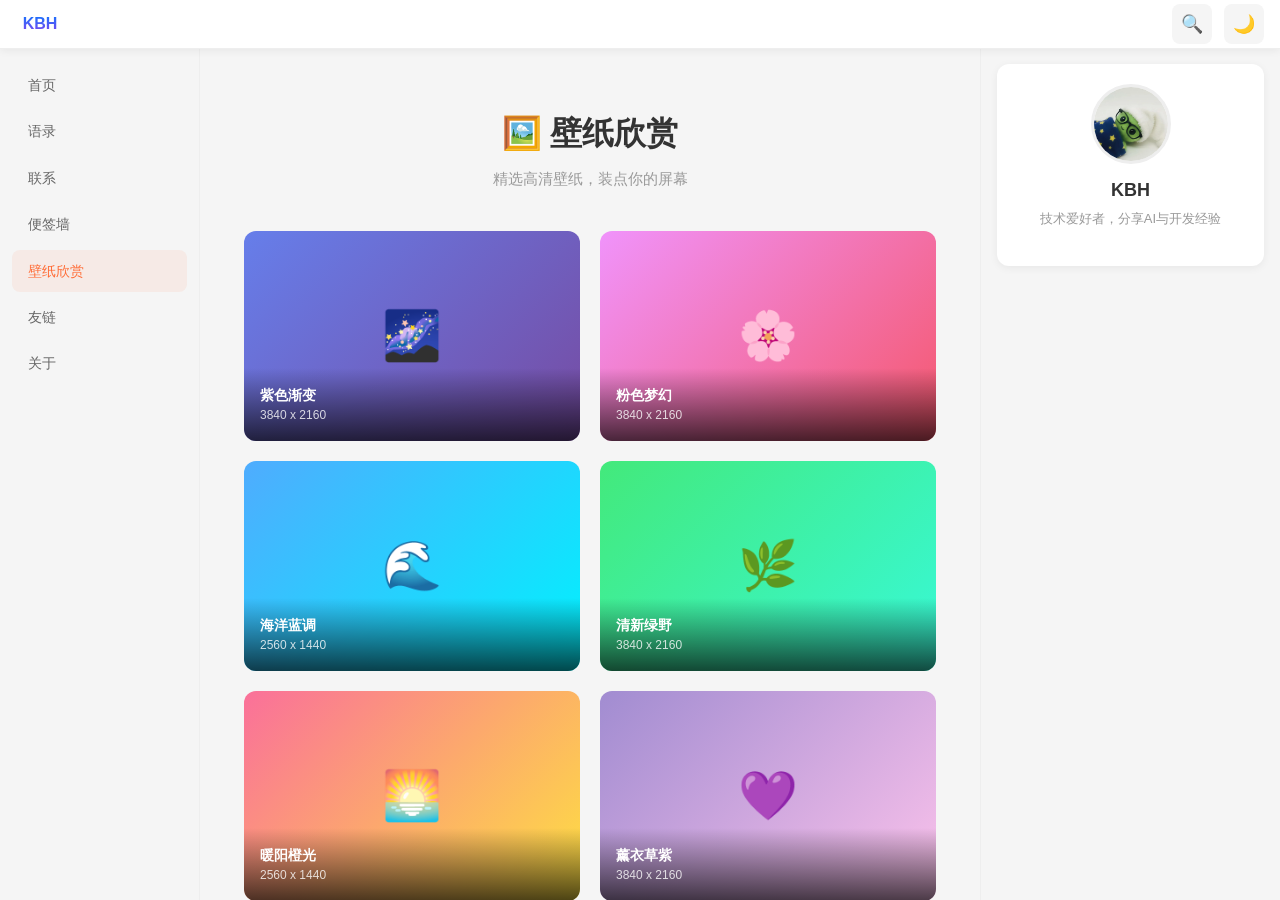
<file: wallpapers.html>
<!DOCTYPE html>
<html lang="zh-CN">
<head>
    <meta charset="UTF-8" />
    <meta name="viewport" content="width=device-width, initial-scale=1.0" />
    <title>壁纸欣赏 - KBH-千载楠逢</title>
    <link rel="stylesheet" href="css/blog.css" />
    <link rel="icon" href="img/kbh.svg" type="image/svg+xml" />
    <style>
        .wallpapers-page {
            padding: 40px 20px;
        }

        .wallpapers-header {
            text-align: center;
            margin-bottom: 40px;
        }

        .wallpapers-header h1 {
            font-size: 32px;
            font-weight: 700;
            color: var(--text-primary);
            margin-bottom: 8px;
        }

        .wallpapers-header p {
            color: var(--text-muted);
            font-size: 15px;
        }

        .wallpaper-grid {
            display: grid;
            grid-template-columns: repeat(auto-fill, minmax(280px, 1fr));
            gap: 20px;
        }

        .wallpaper-card {
            position: relative;
            border-radius: 12px;
            overflow: hidden;
            aspect-ratio: 16/10;
            cursor: pointer;
            transition: transform 0.3s ease;
        }

        .wallpaper-card:hover {
            transform: scale(1.02);
        }

        .wallpaper-placeholder {
            width: 100%;
            height: 100%;
            display: flex;
            align-items: center;
            justify-content: center;
            font-size: 48px;
        }

        .wallpaper-overlay {
            position: absolute;
            bottom: 0;
            left: 0;
            right: 0;
            padding: 16px;
            background: linear-gradient(transparent, rgba(0,0,0,0.7));
            color: #fff;
        }

        .wallpaper-title {
            font-size: 14px;
            font-weight: 600;
        }

        .wallpaper-size {
            font-size: 12px;
            opacity: 0.8;
        }

        .wp-gradient-1 { background: linear-gradient(135deg, #667eea 0%, #764ba2 100%); }
        .wp-gradient-2 { background: linear-gradient(135deg, #f093fb 0%, #f5576c 100%); }
        .wp-gradient-3 { background: linear-gradient(135deg, #4facfe 0%, #00f2fe 100%); }
        .wp-gradient-4 { background: linear-gradient(135deg, #43e97b 0%, #38f9d7 100%); }
        .wp-gradient-5 { background: linear-gradient(135deg, #fa709a 0%, #fee140 100%); }
        .wp-gradient-6 { background: linear-gradient(135deg, #a18cd1 0%, #fbc2eb 100%); }
        .wp-gradient-7 { background: linear-gradient(135deg, #ffecd2 0%, #fcb69f 100%); }
        .wp-gradient-8 { background: linear-gradient(135deg, #ff9a9e 0%, #fecfef 100%); }

        @media (max-width: 768px) {
            .wallpaper-grid {
                grid-template-columns: repeat(auto-fill, minmax(200px, 1fr));
            }
        }
    </style>
</head>
<body>
    <!-- Header -->
    <header class="header">
        <div class="header-inner">
            <a href="index.html" class="logo">
                <svg xmlns="http://www.w3.org/2000/svg" viewBox="0 0 120 40" class="logo-svg">
                    <defs>
                        <linearGradient gradientUnits="userSpaceOnUse" y2="2" x2="0" y1="38" x1="0" id="kbh-gradient">
                            <stop stop-color="#973BED" />
                            <stop stop-color="#007CFF" offset="1" />
                        </linearGradient>
                    </defs>
                    <text x="10" y="28" font-family="-apple-system, BlinkMacSystemFont, 'Segoe UI', sans-serif" font-size="24" font-weight="700" fill="url(#kbh-gradient)" class="kbh-text">KBH</text>
                </svg>
            </a>
            <div class="header-actions">
                <button class="search-btn" id="searchBtn" title="搜索">🔍</button>
                <button class="theme-toggle" id="themeToggle" title="切换主题">🌙</button>
            </div>
        </div>
    </header>

    <!-- Layout -->
    <div class="layout">
        <!-- Left Sidebar: Navigation -->
        <nav class="side-nav" id="mainNav">
            <a href="index.html" class="side-nav-item">首页</a>
            <a href="quotes.html" class="side-nav-item">语录</a>
            <a href="contact.html" class="side-nav-item">联系</a>
            <a href="sticky-wall.html" class="side-nav-item">便签墙</a>
            <a href="wallpapers.html" class="side-nav-item active">壁纸欣赏</a>
            <a href="links.html" class="side-nav-item">友链</a>
            <a href="about.html" class="side-nav-item">关于</a>
        </nav>

        <!-- Main Content -->
        <div class="article-scroll">
            <div class="wallpapers-page">
                <div class="wallpapers-header">
                    <h1>🖼️ 壁纸欣赏</h1>
                    <p>精选高清壁纸，装点你的屏幕</p>
                </div>
                <div class="wallpaper-grid" id="wallpaperGrid"></div>
            </div>
        </div>

        <!-- Right Sidebar -->
        <aside class="sidebar">
            <div class="sidebar-widget profile-widget">
                <div class="avatar">
                    <img src="img/tx1.png" alt="作者头像" />
                </div>
                <div class="name">KBH</div>
                <div class="bio">技术爱好者，分享AI与开发经验</div>
            </div>
        </aside>
    </div>

    <script src="js/blog.js"></script>
    <script>
        const wallpapers = [
            { title: '紫色渐变', emoji: '🌌', gradient: 'wp-gradient-1', size: '3840 x 2160' },
            { title: '粉色梦幻', emoji: '🌸', gradient: 'wp-gradient-2', size: '3840 x 2160' },
            { title: '海洋蓝调', emoji: '🌊', gradient: 'wp-gradient-3', size: '2560 x 1440' },
            { title: '清新绿野', emoji: '🌿', gradient: 'wp-gradient-4', size: '3840 x 2160' },
            { title: '暖阳橙光', emoji: '🌅', gradient: 'wp-gradient-5', size: '2560 x 1440' },
            { title: '薰衣草紫', emoji: '💜', gradient: 'wp-gradient-6', size: '3840 x 2160' },
            { title: '蜜桃甜心', emoji: '🍑', gradient: 'wp-gradient-7', size: '2560 x 1440' },
            { title: '樱花粉黛', emoji: '🌺', gradient: 'wp-gradient-8', size: '3840 x 2160' }
        ];

        function renderWallpapers() {
            const grid = document.getElementById('wallpaperGrid');
            if (!grid) return;

            grid.innerHTML = wallpapers.map(function(wp) {
                return '<div class="wallpaper-card">' +
                    '<div class="wallpaper-placeholder ' + wp.gradient + '">' + wp.emoji + '</div>' +
                    '<div class="wallpaper-overlay">' +
                        '<div class="wallpaper-title">' + wp.title + '</div>' +
                        '<div class="wallpaper-size">' + wp.size + '</div>' +
                    '</div>' +
                '</div>';
            }).join('');
        }

        document.addEventListener('DOMContentLoaded', renderWallpapers);
    </script>
</body>
</html>
</file>
<file: css/blog.css>
/* ==========================================
   KBH 博客 - 核心样式
   ========================================== */

/* --- CSS Variables --- */
:root {
    --primary-color: #ff6b35;
    --primary-hover: #e55a2b;
    --text-primary: #333;
    --text-secondary: #666;
    --text-muted: #999;
    --bg-primary: #fff;
    --bg-secondary: #f5f5f5;
    --bg-tertiary: #fafafa;
    --border-color: #eee;
    --shadow-sm: 0 2px 8px rgba(0,0,0,0.06);
    --shadow-md: 0 4px 16px rgba(0,0,0,0.1);
    --shadow-lg: 0 8px 32px rgba(0,0,0,0.12);
    --radius-sm: 8px;
    --radius-md: 12px;
    --radius-lg: 16px;
    --max-width: 1200px;
    --header-height: 64px;
    --transition: all 0.3s ease;
}

/* --- Dark Mode --- */
[data-theme="dark"] {
    --text-primary: #e0e0e0;
    --text-secondary: #aaa;
    --text-muted: #666;
    --bg-primary: #1a1a2e;
    --bg-secondary: #16213e;
    --bg-tertiary: #0f3460;
    --border-color: #2a2a4a;
    --shadow-sm: 0 2px 8px rgba(0,0,0,0.3);
    --shadow-md: 0 4px 16px rgba(0,0,0,0.4);
    --shadow-lg: 0 8px 32px rgba(0,0,0,0.5);
}

/* --- Reset & Base --- */
* {
    margin: 0;
    padding: 0;
    box-sizing: border-box;
}

html {
    scroll-behavior: smooth;
}

body {
    font-family: -apple-system, BlinkMacSystemFont, 'Segoe UI', 'PingFang SC', 'Hiragino Sans GB', 'Microsoft YaHei', sans-serif;
    color: var(--text-primary);
    background: var(--bg-secondary);
    line-height: 1.6;
    min-height: 100vh;
}

a {
    text-decoration: none;
    color: inherit;
    transition: var(--transition);
}

img {
    max-width: 100%;
    height: auto;
}

/* --- Container --- */
.container {
    max-width: var(--max-width);
    margin: 0 auto;
    padding: 0 20px;
}

/* ==========================================
   Header / Navigation
   ========================================== */
:root {
    --header-height: 48px;
}

.header {
    background: var(--bg-primary);
    border-bottom: 1px solid var(--border-color);
    position: fixed;
    top: 0;
    left: 0;
    right: 0;
    z-index: 1000;
    box-shadow: var(--shadow-sm);
}

.header-inner {
    display: flex;
    align-items: center;
    justify-content: space-between;
    height: var(--header-height);
    padding: 0 16px;
    max-width: none;
    margin: 0;
}

/* Logo - KBH Text */
.logo {
    display: flex;
    align-items: center;
    gap: 4px;
    flex-shrink: 0;
    height: var(--header-height);
}

.logo-defs {
    position: absolute;
    width: 0;
    height: 0;
    overflow: hidden;
    pointer-events: none;
}

.logo-svg {
    width: 80px;
    height: 40px;
    display: inline-block;
}

.logo-gap {
    width: 4px;
}

.kbh-text {
    animation: kbhPulse 2s ease-in-out infinite;
}

@keyframes kbhPulse {
    0%, 100% { opacity: 1; }
    50% { opacity: 0.8; }
}

/* Right section: nav + actions — always pinned to screen right edge */
.header-right {
    display: flex;
    align-items: center;
    gap: 8px;
    flex-shrink: 0;
}

/* Navigation */
.nav {
    display: flex;
    align-items: center;
    gap: 8px;
}

.nav-item {
    position: relative;
    padding: 8px 16px;
    font-size: 15px;
    color: var(--text-secondary);
    border-radius: var(--radius-sm);
    cursor: pointer;
    transition: var(--transition);
}

.nav-item:hover,
.nav-item.active {
    color: var(--primary-color);
    background: rgba(255, 107, 53, 0.08);
}

/* Dropdown */
.nav-item.has-dropdown {
    display: flex;
    align-items: center;
    gap: 4px;
}

.nav-item.has-dropdown::after {
    content: '▾';
    font-size: 12px;
    transition: var(--transition);
}

.nav-item.has-dropdown:hover::after {
    transform: rotate(180deg);
}

.dropdown {
    position: absolute;
    top: 100%;
    left: 0;
    min-width: 180px;
    background: var(--bg-primary);
    border: 1px solid var(--border-color);
    border-radius: var(--radius-sm);
    box-shadow: var(--shadow-md);
    padding: 8px 0;
    opacity: 0;
    visibility: hidden;
    transform: translateY(10px);
    transition: var(--transition);
}

.nav-item.has-dropdown:hover .dropdown {
    opacity: 1;
    visibility: visible;
    transform: translateY(0);
}

.dropdown a {
    display: block;
    padding: 10px 20px;
    font-size: 14px;
    color: var(--text-secondary);
}

.dropdown a:hover {
    color: var(--primary-color);
    background: rgba(255, 107, 53, 0.08);
}

/* Header Actions */
.header-actions {
    display: flex;
    align-items: center;
    gap: 12px;
}

.search-btn,
.theme-toggle {
    width: 40px;
    height: 40px;
    display: flex;
    align-items: center;
    justify-content: center;
    border: none;
    background: var(--bg-secondary);
    border-radius: var(--radius-sm);
    cursor: pointer;
    font-size: 18px;
    color: var(--text-secondary);
    transition: var(--transition);
}

.search-btn:hover,
.theme-toggle:hover {
    background: var(--border-color);
    color: var(--primary-color);
}

/* Mobile Menu Toggle */
.menu-toggle {
    display: none;
    width: 40px;
    height: 40px;
    border: none;
    background: none;
    cursor: pointer;
    flex-direction: column;
    align-items: center;
    justify-content: center;
    gap: 5px;
}

.menu-toggle span {
    display: block;
    width: 22px;
    height: 2px;
    background: var(--text-primary);
    border-radius: 2px;
    transition: var(--transition);
}

/* ==========================================
   Layout: Three columns — left nav, middle scrollable content, right sidebar
   ========================================== */
html, body {
    height: 100%;
    overflow: hidden;
}

body {
    display: flex;
    flex-direction: column;
}

.layout {
    flex: 1;
    display: grid;
    grid-template-columns: 200px 1fr 300px;
    margin-top: var(--header-height);
    height: calc(100vh - var(--header-height));
    overflow: hidden;
}

/* Left Sidebar: Navigation — fixed */
.side-nav {
    display: flex;
    flex-direction: column;
    gap: 4px;
    padding: 16px 12px;
    background: var(--bg-secondary);
    border-right: 1px solid var(--border-color);
    overflow-y: auto;
}

.side-nav-item {
    display: block;
    padding: 10px 16px;
    font-size: 14px;
    color: var(--text-secondary);
    border-radius: var(--radius-sm);
    transition: var(--transition);
    text-align: left;
}

.side-nav-item:hover,
.side-nav-item.active {
    color: var(--primary-color);
    background: rgba(255, 107, 53, 0.08);
}

.side-nav-divider {
    height: 1px;
    background: var(--border-color);
    margin: 8px 0;
}

/* Middle: Independent scrollable article list */
.article-scroll {
    overflow-y: auto;
    padding: 20px 24px;
    background: var(--bg-secondary);
}

.article-scroll::-webkit-scrollbar {
    width: 6px;
}

.article-scroll::-webkit-scrollbar-track {
    background: transparent;
}

.article-scroll::-webkit-scrollbar-thumb {
    background: var(--border-color);
    border-radius: 3px;
}

.article-scroll::-webkit-scrollbar-thumb:hover {
    background: var(--text-muted);
}

/* ==========================================
   Article Cards
   ========================================== */
.article-list {
    display: flex;
    flex-direction: column;
    gap: 20px;
}

.article-card {
    background: var(--bg-primary);
    border-radius: var(--radius-md);
    overflow: hidden;
    box-shadow: var(--shadow-sm);
    transition: var(--transition);
    display: flex;
    flex-direction: row;
}

.article-card:hover {
    box-shadow: var(--shadow-md);
    transform: translateY(-2px);
}

.article-card .card-cover {
    width: 280px;
    min-height: 200px;
    flex-shrink: 0;
    overflow: hidden;
    background: linear-gradient(135deg, #667eea 0%, #764ba2 100%);
    display: flex;
    align-items: center;
    justify-content: center;
}

.article-card .card-cover img {
    width: 100%;
    height: 100%;
    object-fit: cover;
    transition: var(--transition);
}

.article-card .card-cover img[src=""],
.article-card .card-cover img:not([src]),
.article-card .card-cover img[style*="display: none"] {
    display: none;
}

.article-card:nth-child(2n) .card-cover {
    background: linear-gradient(135deg, #f093fb 0%, #f5576c 100%);
}

.article-card:nth-child(3n) .card-cover {
    background: linear-gradient(135deg, #4facfe 0%, #00f2fe 100%);
}

.article-card:nth-child(4n) .card-cover {
    background: linear-gradient(135deg, #43e97b 0%, #38f9d7 100%);
}

.article-card:nth-child(5n) .card-cover {
    background: linear-gradient(135deg, #fa709a 0%, #fee140 100%);
}

.article-card:hover .card-cover img {
    transform: scale(1.05);
}

.article-card .card-content {
    padding: 24px;
    display: flex;
    flex-direction: column;
    justify-content: space-between;
    flex: 1;
}

.article-card .card-category {
    display: inline-block;
    padding: 4px 12px;
    background: rgba(255, 107, 53, 0.1);
    color: var(--primary-color);
    font-size: 13px;
    font-weight: 500;
    border-radius: 20px;
    margin-bottom: 12px;
    width: fit-content;
}

.article-card .card-title {
    font-size: 20px;
    font-weight: 600;
    line-height: 1.4;
    margin-bottom: 12px;
    color: var(--text-primary);
    display: -webkit-box;
    -webkit-line-clamp: 2;
    -webkit-box-orient: vertical;
    overflow: hidden;
}

.article-card .card-title:hover {
    color: var(--primary-color);
}

.article-card .card-excerpt {
    font-size: 14px;
    color: var(--text-secondary);
    line-height: 1.7;
    display: -webkit-box;
    -webkit-line-clamp: 2;
    -webkit-box-orient: vertical;
    overflow: hidden;
    margin-bottom: 16px;
}

.article-card .card-meta {
    display: flex;
    align-items: center;
    gap: 16px;
    font-size: 13px;
    color: var(--text-muted);
}

.article-card .card-meta .author {
    display: flex;
    align-items: center;
    gap: 6px;
}

.article-card .card-meta .author img {
    width: 24px;
    height: 24px;
    border-radius: 50%;
}

.article-card .card-meta span {
    display: flex;
    align-items: center;
    gap: 4px;
}

/* ==========================================
   Sidebar — fixed right column, independently scrollable
   ========================================== */
.sidebar {
    display: flex;
    flex-direction: column;
    gap: 20px;
    padding: 16px;
    background: var(--bg-secondary);
    border-left: 1px solid var(--border-color);
    overflow-y: auto;
}

.sidebar::-webkit-scrollbar {
    width: 6px;
}

.sidebar::-webkit-scrollbar-track {
    background: transparent;
}

.sidebar::-webkit-scrollbar-thumb {
    background: var(--border-color);
    border-radius: 3px;
}

.sidebar-widget {
    background: var(--bg-primary);
    border-radius: var(--radius-md);
    padding: 20px;
    box-shadow: var(--shadow-sm);
}

.sidebar-widget .widget-title {
    font-size: 16px;
    font-weight: 600;
    margin-bottom: 16px;
    padding-bottom: 12px;
    border-bottom: 2px solid var(--primary-color);
    display: flex;
    align-items: center;
    gap: 8px;
}

/* Profile Widget */
.profile-widget {
    text-align: center;
}

.profile-widget .avatar {
    width: 80px;
    height: 80px;
    border-radius: 50%;
    margin: 0 auto 12px;
    overflow: hidden;
    border: 3px solid var(--border-color);
}

.profile-widget .avatar img {
    width: 100%;
    height: 100%;
    object-fit: cover;
}

.profile-widget .name {
    font-size: 18px;
    font-weight: 600;
    margin-bottom: 4px;
}

.profile-widget .bio {
    font-size: 13px;
    color: var(--text-muted);
    margin-bottom: 16px;
}

.profile-widget .stats {
    display: flex;
    justify-content: center;
    gap: 24px;
}

.profile-widget .stats .stat {
    text-align: center;
}

.profile-widget .stats .stat-num {
    font-size: 18px;
    font-weight: 700;
    color: var(--primary-color);
}

.profile-widget .stats .stat-label {
    font-size: 12px;
    color: var(--text-muted);
}

/* Category Widget */
.category-list {
    list-style: none;
}

.category-list li {
    display: flex;
    justify-content: space-between;
    align-items: center;
    padding: 10px 0;
    border-bottom: 1px solid var(--border-color);
}

.category-list li:last-child {
    border-bottom: none;
}

.category-list li a {
    display: flex;
    align-items: center;
    gap: 8px;
    color: var(--text-secondary);
    font-size: 14px;
}

.category-list li a:hover {
    color: var(--primary-color);
}

.category-list li .count {
    background: var(--bg-secondary);
    padding: 2px 8px;
    border-radius: 12px;
    font-size: 12px;
    color: var(--text-muted);
}

/* Hot Posts Widget */
.hot-list {
    list-style: none;
    counter-reset: hot-counter;
}

.hot-list li {
    counter-increment: hot-counter;
    display: flex;
    gap: 12px;
    padding: 10px 0;
    border-bottom: 1px solid var(--border-color);
}

.hot-list li:last-child {
    border-bottom: none;
}

.hot-list li::before {
    content: counter(hot-counter);
    width: 24px;
    height: 24px;
    display: flex;
    align-items: center;
    justify-content: center;
    background: var(--bg-secondary);
    border-radius: 6px;
    font-size: 12px;
    font-weight: 600;
    color: var(--text-muted);
    flex-shrink: 0;
}

.hot-list li:nth-child(-n+3)::before {
    background: var(--primary-color);
    color: #fff;
}

.hot-list li a {
    font-size: 14px;
    color: var(--text-secondary);
    line-height: 1.5;
    display: -webkit-box;
    -webkit-line-clamp: 2;
    -webkit-box-orient: vertical;
    overflow: hidden;
}

.hot-list li a:hover {
    color: var(--primary-color);
}

/* Tags Widget */
.tag-cloud {
    display: flex;
    flex-wrap: wrap;
    gap: 8px;
}

.tag-cloud a {
    padding: 6px 14px;
    background: var(--bg-secondary);
    border-radius: 20px;
    font-size: 13px;
    color: var(--text-secondary);
    transition: var(--transition);
}

.tag-cloud a:hover {
    background: var(--primary-color);
    color: #fff;
}

/* ==========================================
   Pagination
   ========================================== */
.pagination {
    display: flex;
    justify-content: center;
    align-items: center;
    gap: 8px;
    margin-top: 40px;
}

.pagination a,
.pagination span {
    min-width: 40px;
    height: 40px;
    display: flex;
    align-items: center;
    justify-content: center;
    border-radius: var(--radius-sm);
    font-size: 14px;
    color: var(--text-secondary);
    background: var(--bg-primary);
    box-shadow: var(--shadow-sm);
    transition: var(--transition);
}

.pagination a:hover,
.pagination span.current {
    background: var(--primary-color);
    color: #fff;
}

.pagination .prev,
.pagination .next {
    padding: 0 16px;
}

/* ==========================================
   Article Detail Page
   ========================================== */
.article-detail {
    background: var(--bg-primary);
    border-radius: var(--radius-md);
    padding: 40px;
    box-shadow: var(--shadow-sm);
}

.article-detail .article-header {
    margin-bottom: 30px;
}

.article-detail .article-header .category-tag {
    display: inline-block;
    padding: 4px 12px;
    background: rgba(255, 107, 53, 0.1);
    color: var(--primary-color);
    font-size: 13px;
    border-radius: 20px;
    margin-bottom: 16px;
}

.article-detail .article-header h1 {
    font-size: 28px;
    font-weight: 700;
    line-height: 1.4;
    margin-bottom: 16px;
}

.article-detail .article-header .meta {
    display: flex;
    align-items: center;
    gap: 20px;
    font-size: 14px;
    color: var(--text-muted);
    flex-wrap: wrap;
}

.article-detail .article-header .meta .author-info {
    display: flex;
    align-items: center;
    gap: 8px;
}

.article-detail .article-header .meta .author-info img {
    width: 28px;
    height: 28px;
    border-radius: 50%;
}

.article-detail .article-cover {
    margin-bottom: 30px;
    border-radius: var(--radius-md);
    overflow: hidden;
}

.article-detail .article-cover img {
    width: 100%;
    max-height: 400px;
    object-fit: cover;
}

.article-detail .article-body {
    font-size: 16px;
    line-height: 1.8;
    color: var(--text-primary);
}

.article-detail .article-body h2 {
    font-size: 22px;
    margin: 32px 0 16px;
    padding-bottom: 8px;
    border-bottom: 2px solid var(--border-color);
}

.article-detail .article-body h3 {
    font-size: 18px;
    margin: 24px 0 12px;
}

.article-detail .article-body p {
    margin-bottom: 16px;
}

.article-detail .article-body img {
    border-radius: var(--radius-sm);
    margin: 20px 0;
}

.article-detail .article-body pre {
    background: var(--bg-secondary);
    padding: 16px;
    border-radius: var(--radius-sm);
    overflow-x: auto;
    margin: 16px 0;
}

.article-detail .article-body code {
    background: var(--bg-secondary);
    padding: 2px 6px;
    border-radius: 4px;
    font-size: 14px;
}

.article-detail .article-body blockquote {
    border-left: 4px solid var(--primary-color);
    padding: 16px 20px;
    margin: 16px 0;
    background: var(--bg-tertiary);
    border-radius: 0 var(--radius-sm) var(--radius-sm) 0;
    color: var(--text-secondary);
}

/* Article Tags */
.article-tags {
    display: flex;
    flex-wrap: wrap;
    gap: 8px;
    margin-top: 30px;
    padding-top: 20px;
    border-top: 1px solid var(--border-color);
}

.article-tags a {
    padding: 6px 14px;
    background: var(--bg-secondary);
    border-radius: 20px;
    font-size: 13px;
    color: var(--text-secondary);
}

.article-tags a:hover {
    background: var(--primary-color);
    color: #fff;
}

/* ==========================================
   Category Page
   ========================================== */
.page-header {
    background: var(--bg-primary);
    border-radius: var(--radius-md);
    padding: 40px;
    margin-bottom: 30px;
    box-shadow: var(--shadow-sm);
    text-align: center;
}

.page-header h1 {
    font-size: 28px;
    margin-bottom: 8px;
}

.page-header p {
    color: var(--text-muted);
    font-size: 14px;
}

/* ==========================================
   About Page
   ========================================== */
.about-content {
    background: var(--bg-primary);
    border-radius: var(--radius-md);
    padding: 40px;
    box-shadow: var(--shadow-sm);
}

.about-content .about-header {
    text-align: center;
    margin-bottom: 40px;
}

.about-content .about-header .avatar {
    width: 120px;
    height: 120px;
    border-radius: 50%;
    margin: 0 auto 20px;
    overflow: hidden;
    border: 4px solid var(--border-color);
}

.about-content .about-header .avatar img {
    width: 100%;
    height: 100%;
    object-fit: cover;
}

.about-content .about-header h1 {
    font-size: 28px;
    margin-bottom: 8px;
}

.about-content .about-header .slogan {
    color: var(--text-muted);
    font-size: 16px;
    font-style: italic;
}

.about-content .about-body {
    font-size: 16px;
    line-height: 1.8;
    color: var(--text-secondary);
}

.about-content .about-body p {
    margin-bottom: 16px;
}

/* ==========================================
   Footer
   ========================================== */
.footer {
    background: var(--bg-primary);
    border-top: 1px solid var(--border-color);
    padding: 40px 0 20px;
}

.footer-inner {
    display: grid;
    grid-template-columns: repeat(3, 1fr);
    gap: 40px;
    margin-bottom: 30px;
}

.footer-col h4 {
    font-size: 16px;
    margin-bottom: 16px;
    color: var(--text-primary);
}

.footer-col ul {
    list-style: none;
}

.footer-col ul li {
    margin-bottom: 8px;
}

.footer-col ul li a {
    font-size: 14px;
    color: var(--text-secondary);
}

.footer-col ul li a:hover {
    color: var(--primary-color);
}

.footer-bottom {
    text-align: center;
    padding-top: 20px;
    border-top: 1px solid var(--border-color);
    font-size: 13px;
    color: var(--text-muted);
}

.footer-bottom a {
    color: var(--primary-color);
}

/* ==========================================
   Search Modal
   ========================================== */
.search-modal {
    position: fixed;
    top: 0;
    left: 0;
    right: 0;
    bottom: 0;
    background: rgba(0,0,0,0.5);
    z-index: 2000;
    display: flex;
    align-items: flex-start;
    justify-content: center;
    padding-top: 100px;
    opacity: 0;
    visibility: hidden;
    transition: var(--transition);
}

.search-modal.active {
    opacity: 1;
    visibility: visible;
}

.search-modal .search-box {
    background: var(--bg-primary);
    border-radius: var(--radius-md);
    padding: 20px;
    width: 600px;
    max-width: 90%;
    box-shadow: var(--shadow-lg);
    transform: translateY(-20px);
    transition: var(--transition);
}

.search-modal.active .search-box {
    transform: translateY(0);
}

.search-modal .search-input {
    width: 100%;
    padding: 14px 20px;
    border: 2px solid var(--border-color);
    border-radius: var(--radius-sm);
    font-size: 16px;
    background: var(--bg-secondary);
    color: var(--text-primary);
    outline: none;
    transition: var(--transition);
}

.search-modal .search-input:focus {
    border-color: var(--primary-color);
}

/* ==========================================
   Responsive Design
   ========================================== */
@media (max-width: 1024px) {
    .content-wrapper {
        grid-template-columns: 1fr;
    }
    
    .sidebar {
        display: grid;
        grid-template-columns: repeat(2, 1fr);
    }
}

@media (max-width: 768px) {
    :root {
        --header-height: 56px;
    }
    
    .nav {
        position: fixed;
        top: var(--header-height);
        left: 0;
        right: 0;
        bottom: 0;
        background: var(--bg-primary);
        flex-direction: column;
        padding: 20px;
        gap: 0;
        transform: translateX(100%);
        transition: var(--transition);
        z-index: 999;
        overflow-y: auto;
    }
    
    .nav.active {
        transform: translateX(0);
    }
    
    .nav-item {
        width: 100%;
        padding: 14px 16px;
        border-bottom: 1px solid var(--border-color);
    }
    
    .dropdown {
        position: static;
        opacity: 1;
        visibility: visible;
        transform: none;
        box-shadow: none;
        border: none;
        background: var(--bg-secondary);
        border-radius: var(--radius-sm);
        margin-top: 8px;
        display: none;
    }
    
    .nav-item.has-dropdown.open .dropdown {
        display: block;
    }
    
    .menu-toggle {
        display: flex;
    }
    
    .article-card {
        flex-direction: column;
    }
    
    .article-card .card-cover {
        width: 100%;
        min-height: 180px;
        max-height: 200px;
    }
    
    .article-card .card-content {
        padding: 16px;
    }
    
    .article-card .card-title {
        font-size: 17px;
    }
    
    .sidebar {
        grid-template-columns: 1fr;
    }
    
    .article-detail {
        padding: 20px;
    }
    
    .article-detail .article-header h1 {
        font-size: 22px;
    }
    
    .footer-inner {
        grid-template-columns: 1fr;
        gap: 30px;
    }
}

@media (max-width: 480px) {
    .container {
        padding: 0 16px;
    }
    
    .article-detail .article-header .meta {
        flex-direction: column;
        align-items: flex-start;
        gap: 8px;
    }
    
    .pagination a,
    .pagination span {
        min-width: 36px;
        height: 36px;
        font-size: 13px;
    }
}
</file>
<file: css/iconfont.css>
@font-face {
  font-family: "iconfont"; /* Project id  */
  src: url('iconfont.ttf?t=1776700499105') format('truetype');
}

.iconfont {
  font-family: "iconfont" !important;
  font-size: 16px;
  font-style: normal;
  -webkit-font-smoothing: antialiased;
  -moz-osx-font-smoothing: grayscale;
}

.icon-youxiang:before {
  content: "\e68b";
}

.icon-weixin:before {
  content: "\e6bd";
}

.icon-github:before {
  content: "\e63a";
}

.icon-tuite:before {
  content: "\e509";
}
</file>
